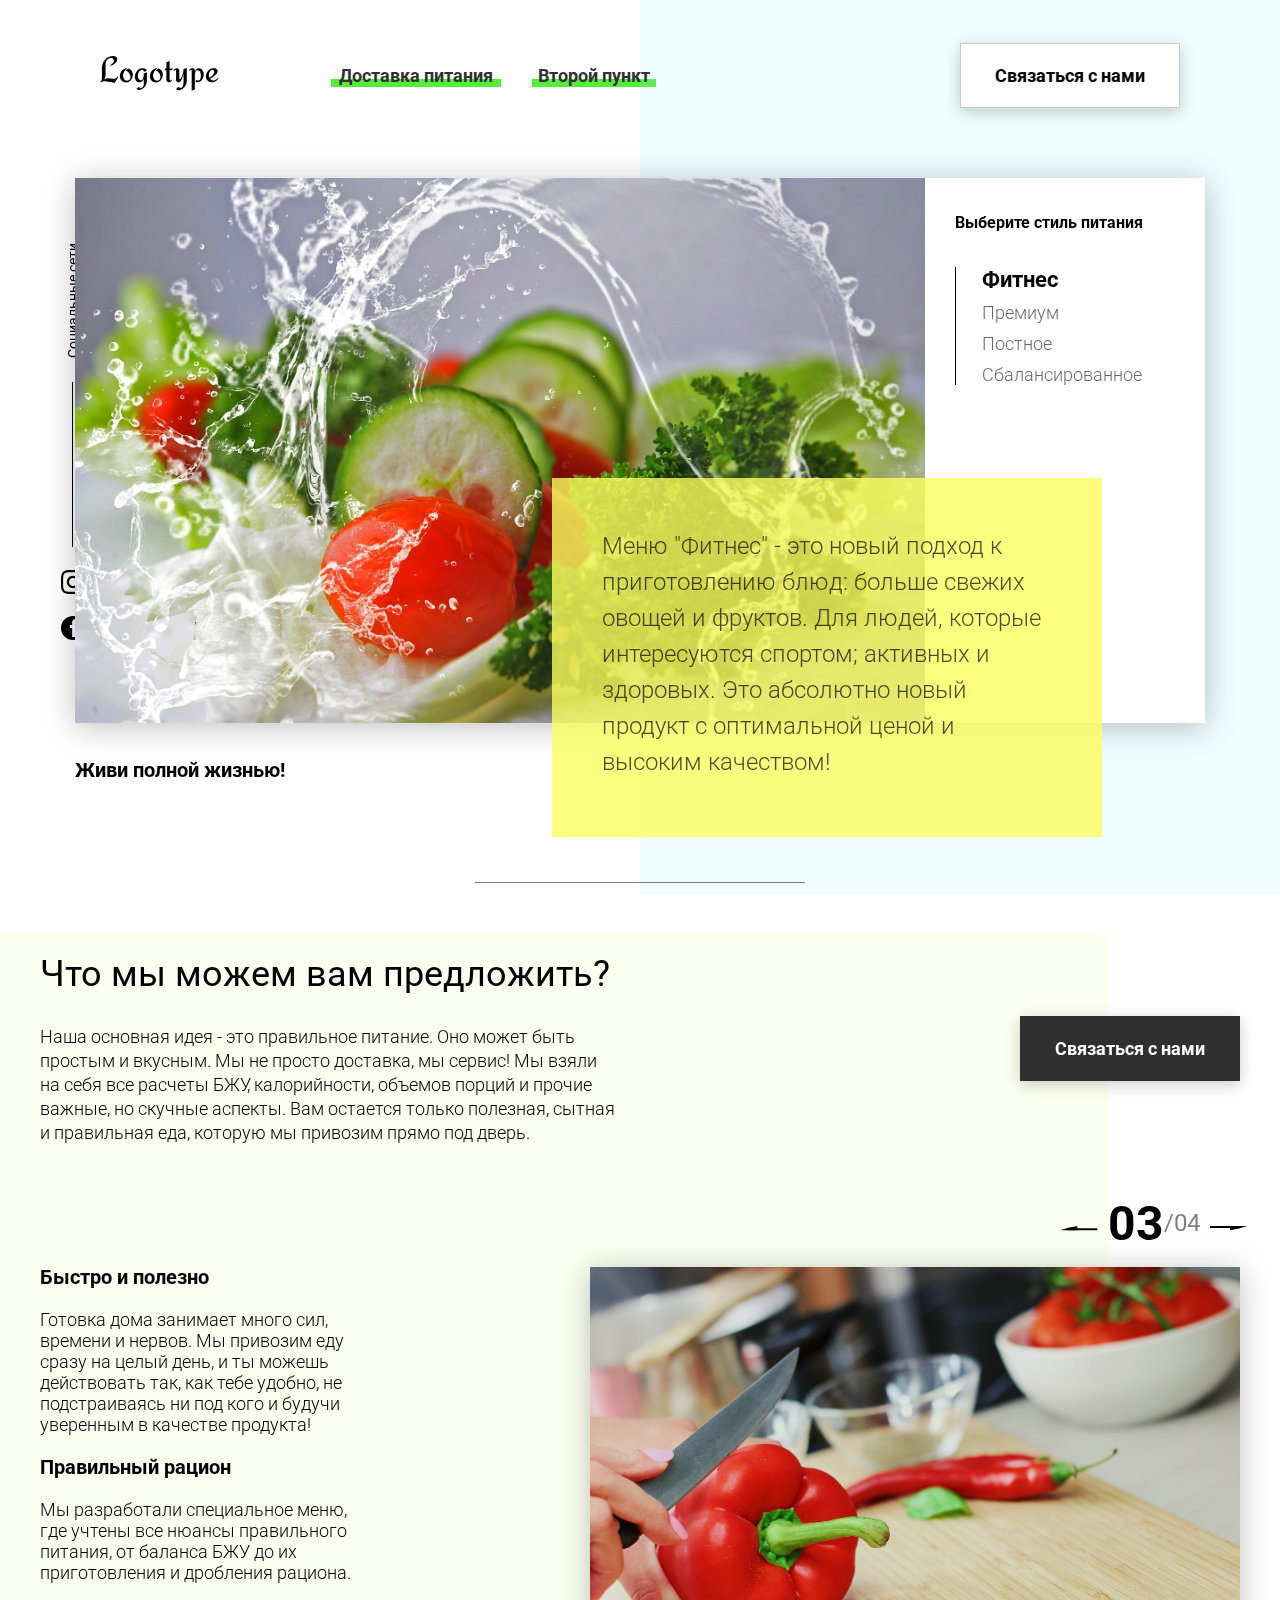
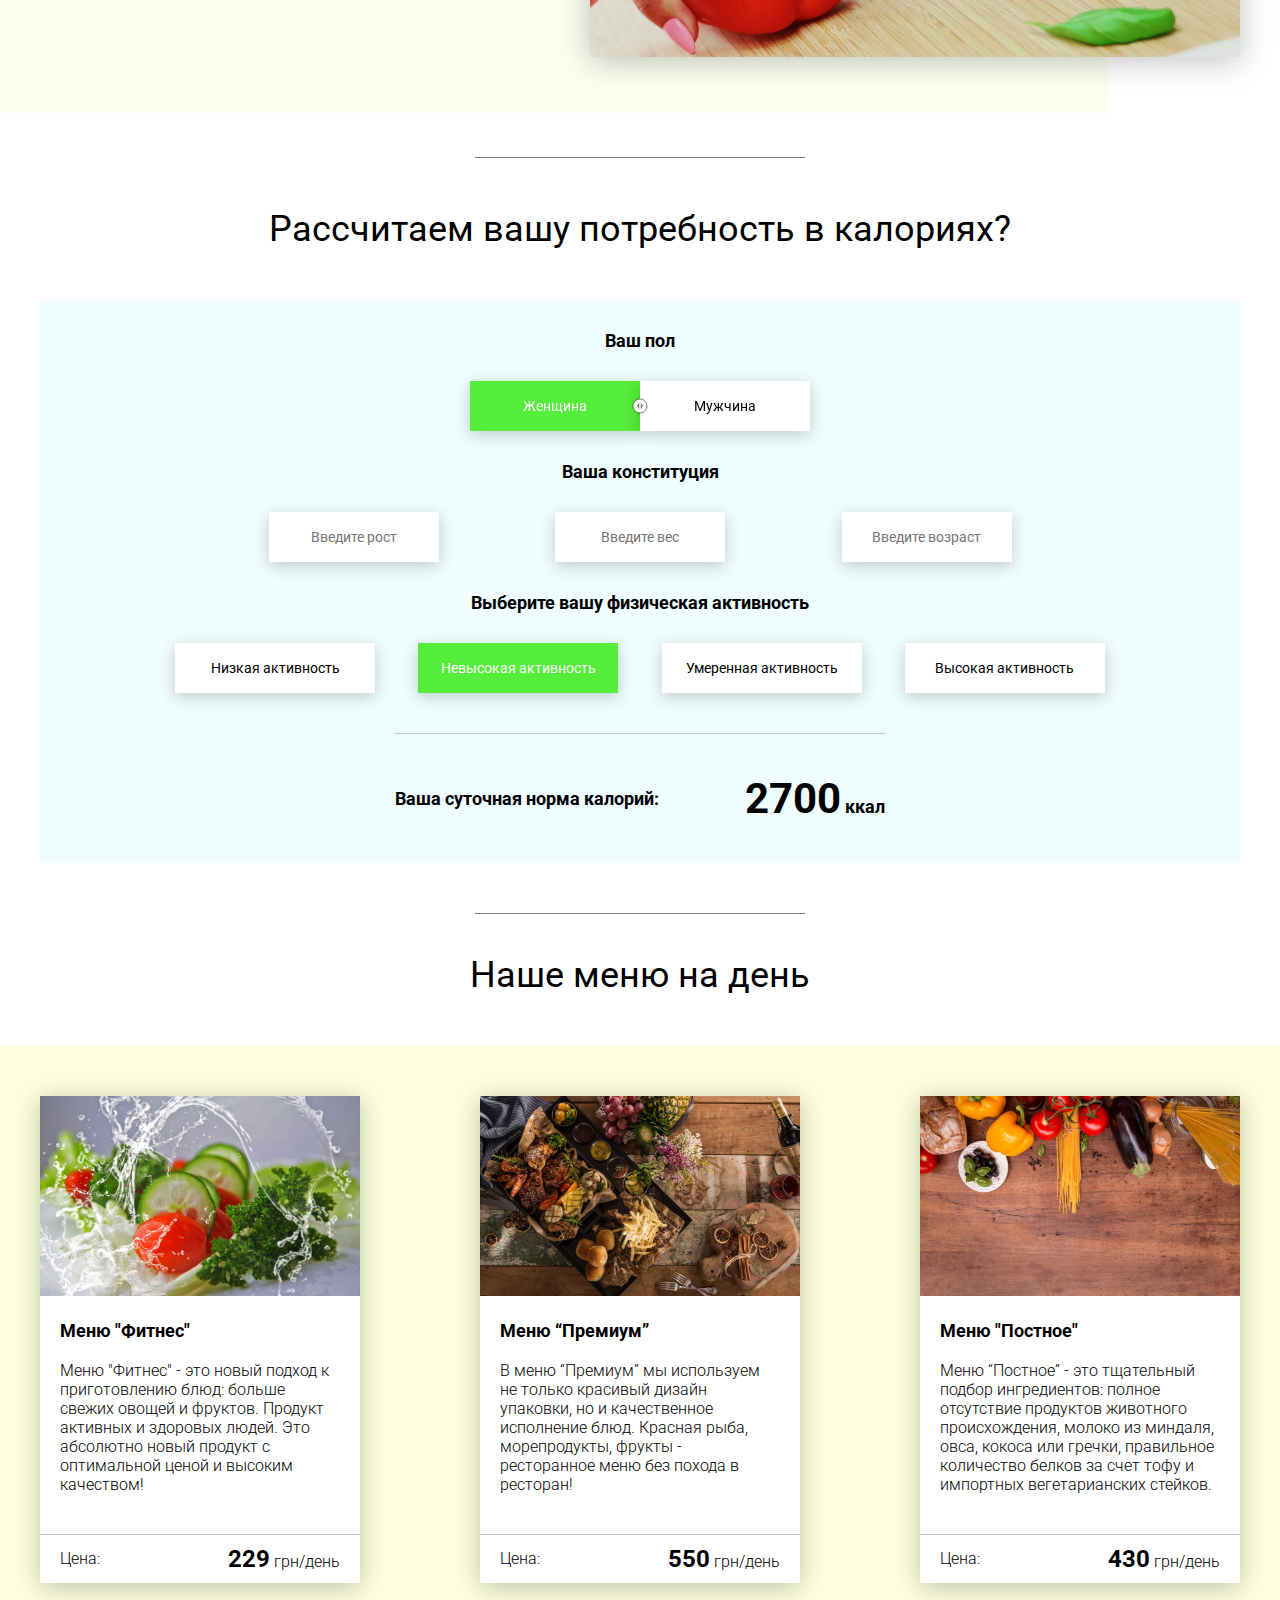
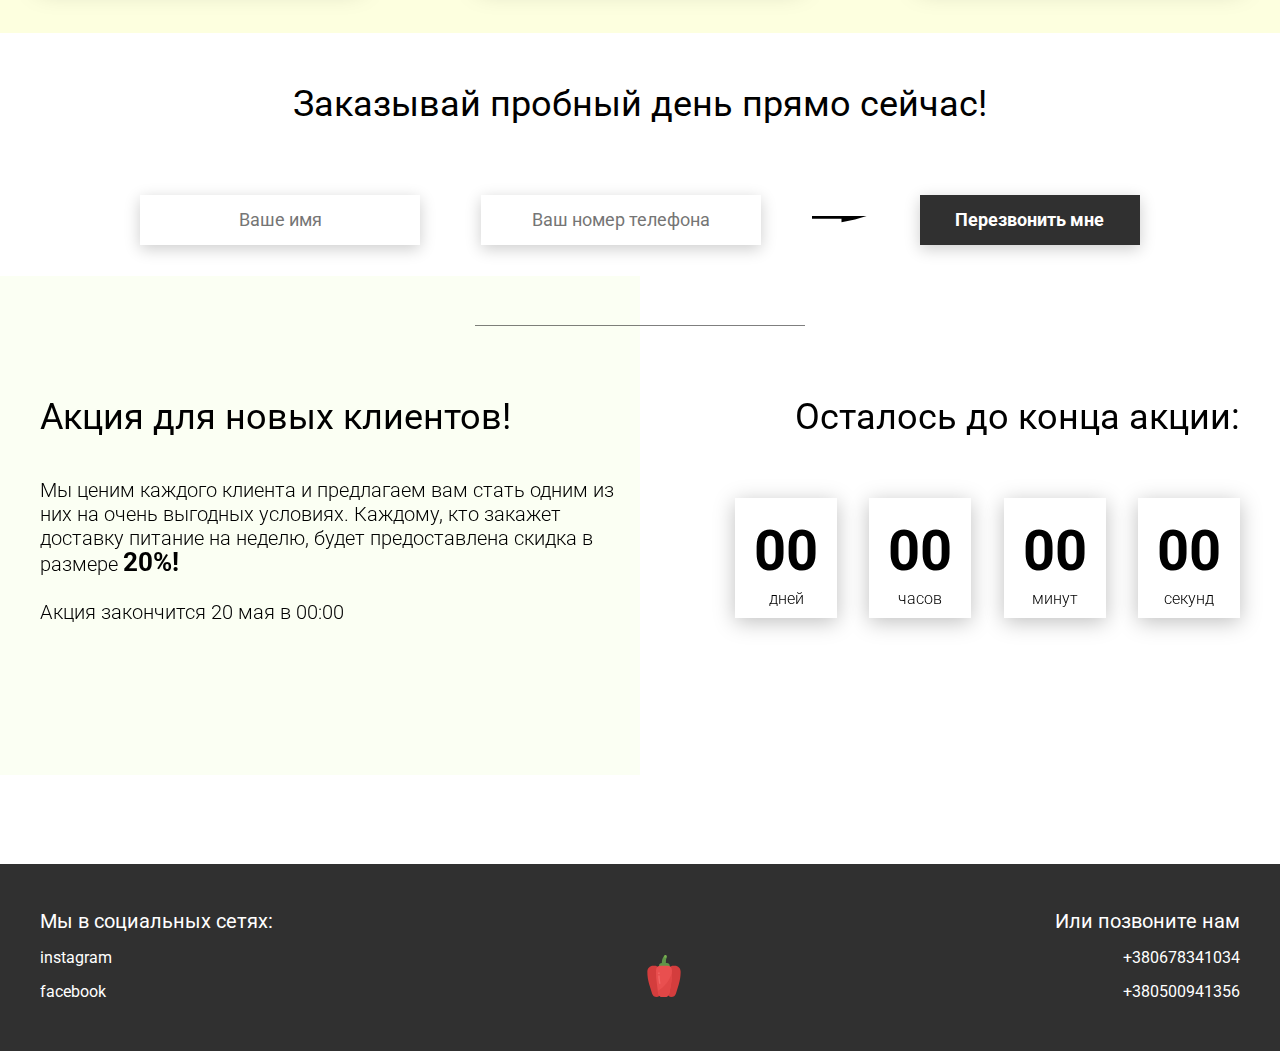
<file: food-main/index.html>
<!DOCTYPE html>
<html lang="en">
<head>
    <meta charset="UTF-8">
    <meta name="viewport" content="width=device-width, initial-scale=1.0">
    <title>Food</title>
    <link rel="stylesheet" href="css/style.css">
</head>
<body>
    <header class="header">
        <div class="header__left-block">
            <div class="header__logo">
                <img src="icons/logo.svg" alt="Логотип">
            </div>
            <nav class="header__links">
                <a href="#" class="header__link">Доставка питания</a>
                <a href="#" class="header__link">Второй пункт</a>
            </nav>
        </div>
        <div class="header__right-block">
            <button data-modal class="btn btn_white">Связаться с нами</button>
        </div>
    </header>
    <div class="sidepanel">
        <div class="sidepanel__text"><span>Социальные сети</span></div>
        <div class="sidepanel__divider"></div>
        <a href="#" class="sidepanel__icon">
            <img src="icons/instagram.svg" alt="instagram">
        </a>
        <a href="#" class="sidepanel__icon">
            <img src="icons/facebook.svg" alt="facebook">
        </a>
    </div>

    <div class="preview">
        <div class="bgc_blue"></div>
        <div class="container">
            <div class="tabcontainer">
                <div class="tabcontent">
                    <img src="img/tabs/vegy.jpg" alt="vegy">
                    <div class="tabcontent__descr">
                        Меню "Фитнес" - это новый подход к приготовлению блюд: больше свежих овощей и фруктов. Для людей, которые интересуются спортом; активных и здоровых. Это абсолютно новый продукт с оптимальной ценой и высоким качеством!
                    </div>
                </div>
                <div class="tabcontent">
                    <img src="img/tabs/elite.jpg" alt="elite">
                    <div class="tabcontent__descr">
                        Меню “Премиум” - мы используем не только красивый дизайн упаковки, но и качественное исполнение блюд. Красная рыба, морепродукты, фрукты - ресторанное меню без похода в ресторан!                                     
                    </div>
                </div>
                <div class="tabcontent">
                    <img src="img/tabs/post.jpg" alt="post">
                    <div class="tabcontent__descr">
                        Наше специальное “Постное меню” - это тщательный подбор ингредиентов: полное отсутствие продуктов животного происхождения. Полная гармония с собой и природой в каждом элементе! Все будет Ом!                                     
                    </div>
                </div>
                <div class="tabcontent">
                    <img src="img/tabs/vegy.jpg" alt="vegy">
                    <div class="tabcontent__descr">
                        Меню "Сбалансированное" - это соответствие вашего рациона всем научным рекомендациям. Мы тщательно просчитываем вашу потребность в к/б/ж/у и создаем лучшие блюда для вас.
                    </div>
                </div>
                <div class="tabheader">
                    <h3>Выберите стиль питания</h3>
                    <div class="tabheader__items">
                        <div class="tabheader__item tabheader__item_active">Фитнес</div>
                        <div class="tabheader__item">Премиум</div>
                        <div class="tabheader__item">Постное</div>
                        <div class="tabheader__item">Сбалансированное</div>
                    </div>
                </div>
            </div>
            <div class="preview__life">Живи полной жизнью!</div>
        </div>
    </div>

    <div class="divider"></div>

    <div class="offer">
        <div class="bgc_y"></div>
        <div class="container">
            <div class="offer__text">
                <h2 class="title">Что мы можем вам предложить?</h2>
                <div class="offer__descr">
                    Наша основная идея - это правильное питание. Оно может быть простым и вкусным. Мы не просто доставка, мы сервис! Мы взяли на себя все расчеты БЖУ, калорийности, объемов порций и прочие важные, но скучные аспекты. Вам остается только полезная, сытная и правильная еда, которую мы привозим прямо под дверь.
                </div>
            </div>
            <div class="offer__action">
                <button data-modal class="btn btn_dark">Связаться с нами</button>
            </div>
        </div>
        <div class="container">
            <div class="offer__advantages">
                <h2>Быстро и полезно</h2>
                <div class="offer__advantages-text">
                    Готовка дома занимает много сил, времени и нервов. Мы привозим еду сразу на целый день, и ты можешь действовать так, как тебе удобно, не подстраиваясь ни под кого и будучи уверенным в качестве продукта!
                </div>
                <h2>Правильный рацион</h2>
                <div class="offer__advantages-text">
                    Мы разработали специальное меню, где учтены все нюансы правильного питания, от баланса БЖУ до их приготовления и дробления рациона.
                </div>
            </div>
            <div class="offer__slider">
                <div class="offer__slider-counter">
                    <div class="offer__slider-prev">
                        <img src="icons/left.svg" alt="prev">
                    </div>
                    <span id="current">03</span>
                    /
                    <span id="total">04</span>
                    <div class="offer__slider-next">
                        <img src="icons/right.svg" alt="next">
                    </div>
                </div>
                <div class="offer__slider-wrapper">
                    <div class="offer__slide">
                        <img src="img/slider/pepper.jpg" alt="pepper">
                    </div>
                    <div class="offer__slide">
                        <img src="img/slider/food-12.jpg" alt="food">
                    </div>
                    <div class="offer__slide">
                        <img src="img/slider/olive-oil.jpg" alt="oil">
                    </div>
                    <div class="offer__slide">
                        <img src="img/slider/paprika.jpg" alt="paprika">
                    </div>
                </div>
            </div>
        </div>
    </div>

    <div class="divider"></div>

    <div class="calculating">
        <div class="container">
            <h2 class="title">Рассчитаем вашу потребность в калориях?
            </h2>
            <div class="calculating__field">
                <div class="calculating__subtitle">
                    Ваш пол
                </div>
                <div class="calculating__choose" id="gender">
                    <div class="calculating__choose-item calculating__choose-item_active">Женщина</div>
                    <div class="calculating__choose-item">Мужчина</div>
                </div>

                <div class="calculating__subtitle">
                    Ваша конституция
                </div>
                <div class="calculating__choose calculating__choose_medium">
                    <input type="text" id="height" placeholder="Введите рост" class="calculating__choose-item">
                    <input type="text" id="weight" placeholder="Введите вес"  class="calculating__choose-item">
                    <input type="text" id="age" placeholder="Введите возраст" class="calculating__choose-item">
                </div>

                <div class="calculating__subtitle">
                    Выберите вашу физическая активность
                </div>
                <div class="calculating__choose calculating__choose_big">
                    <div id="low" class="calculating__choose-item">Низкая активность </div>
                    <div id="small"  class="calculating__choose-item calculating__choose-item_active">Невысокая активность</div>
                    <div id="medium" class="calculating__choose-item">Умеренная активность</div>
                    <div id="high" class="calculating__choose-item">Высокая активность</div>
                </div>

                <div class="calculating__divider"></div>

                <div class="calculating__total">
                    <div class="calculating__subtitle">
                        Ваша суточная норма калорий:
                    </div>
                    <div class="calculating__result">
                        <span>2700</span> ккал
                    </div>
                </div>
            </div>
        </div>
    </div>

    <div class="divider"></div>

    <div class="menu">
        <h2 class="title">Наше меню на день</h2>

        <div class="menu__field">
            <div class="container">
                <div class="menu__item">
                    <img src="img/tabs/vegy.jpg" alt="vegy">
                    <h3 class="menu__item-subtitle">Меню "Фитнес"</h3>
                    <div class="menu__item-descr">Меню "Фитнес" - это новый подход к приготовлению блюд: больше свежих овощей и фруктов. Продукт активных и здоровых людей. Это абсолютно новый продукт с оптимальной ценой и высоким качеством!</div>
                    <div class="menu__item-divider"></div>
                    <div class="menu__item-price">
                        <div class="menu__item-cost">Цена:</div>
                        <div class="menu__item-total"><span>229</span> грн/день</div>
                    </div>
                </div>
                <div class="menu__item">
                    <img src="img/tabs/elite.jpg" alt="elite">
                    <h3 class="menu__item-subtitle">Меню “Премиум”</h3>
                    <div class="menu__item-descr">В меню “Премиум” мы используем не только красивый дизайн упаковки, но и качественное исполнение блюд. Красная рыба, морепродукты, фрукты - ресторанное меню без похода в ресторан!</div>
                    <div class="menu__item-divider"></div>
                    <div class="menu__item-price">
                        <div class="menu__item-cost">Цена:</div>
                        <div class="menu__item-total"><span>550</span> грн/день</div>
                    </div>
                </div>
                <div class="menu__item">
                    <img src="img/tabs/post.jpg" alt="post">
                    <h3 class="menu__item-subtitle">Меню "Постное"</h3>
                    <div class="menu__item-descr">Меню “Постное” - это тщательный подбор ингредиентов: полное отсутствие продуктов животного происхождения, молоко из миндаля, овса, кокоса или гречки, правильное количество белков за счет тофу и импортных вегетарианских стейков. </div>
                    <div class="menu__item-divider"></div>
                    <div class="menu__item-price">
                        <div class="menu__item-cost">Цена:</div>
                        <div class="menu__item-total"><span>430</span> грн/день</div>
                    </div>
                </div>
            </div>
        </div>
    </div>

    <div class="order">
        <div class="container">
            <div class="title">Заказывай пробный день прямо сейчас!</div>
            <form action="#" class="order__form">
                <input required placeholder="Ваше имя" name="name" type="text" class="order__input">
                <input required placeholder="Ваш номер телефона" name="phone" type="phone" class="order__input">
                <img src="icons/right.svg" alt="right">
                <button class="btn btn_dark btn_min">Перезвонить мне</button>
            </form>
        </div>
    </div>

    <div class="divider"></div>

    <div class="promotion">
        <div class="bgc_y"></div>
        <div class="container">
            <div class="promotion__text">
                <div class="title">Акция для новых клиентов!</div>
                <div class="promotion__descr">
                    Мы ценим каждого клиента и предлагаем вам стать одним из них на очень выгодных условиях. 
                    Каждому, кто закажет доставку питание на неделю, будет предоставлена скидка в размере <span>20%!</span>
                    <br><br>
                    Акция закончится 20 мая в 00:00
                </div>
            </div>
            <div class="promotion__timer">
                <div class="title">Осталось до конца акции:</div>
                <div class="timer">
                    <div class="timer__block">
                        <span id="days">00</span>
                        дней
                    </div>
                    <div class="timer__block">
                        <span id="hours">00</span>
                        часов
                    </div>
                    <div class="timer__block">
                        <span id="minutes">00</span>
                        минут
                    </div>
                    <div class="timer__block">
                        <span id="seconds">00</span>
                        секунд
                    </div>
                </div>
            </div>
        </div>
    </div>

    <footer class="footer">
        <div class="container">
            <div class="social">
                <div class="subtitle">Мы в социальных сетях:</div>
                <a href="#" class="link">instagram</a>
                <a href="#" class="link">facebook</a>
            </div>
            <div class="pepper">
                <img src="icons/veg.svg" alt="pepper">
            </div>
            <div class="call">
                <div class="subtitle">Или позвоните нам</div>
                <a href="#" class="link">+380678341034</a>
                <a href="#" class="link">+380500941356</a>
            </div>
        </div>
    </footer>

    <div class="modal">
        <div class="modal__dialog">
            <div class="modal__content">
                <form action="#">
                    <div data-close class="modal__close">&times;</div>
                    <div class="modal__title">Мы свяжемся с вами как можно быстрее!</div>
                    <input required placeholder="Ваше имя" name="name" type="text" class="modal__input">
                    <input required placeholder="Ваш номер телефона" name="phone" type="phone" class="modal__input">
                    <button class="btn btn_dark btn_min">Перезвонить мне</button>
                </form>
            </div>
        </div>
    </div>
    <script src="JS/script.js"></script>
</body>
</html>
</file>
<file: food-main/css/style.css>
@import url(https://fonts.googleapis.com/css?family=Roboto:300,400,700&display=swap&subset=cyrillic-ext);*{box-sizing:border-box;margin:0;padding:0;font-family:Roboto,sans-serif}a{text-decoration:none}.btn{width:220px;height:65px;display:flex;justify-content:center;align-items:center;background-color:#fff;font-size:18px;font-weight:700;border:1px solid rgba(0,0,0,.2);box-shadow:0 4px 15px rgba(0,0,0,.2);cursor:pointer;transition:.3s all;outline:0}.btn_white{background-color:#fff}.btn_dark{background-color:#303030;color:#fff;border:none}.btn_min{height:50px}.btn:hover{box-shadow:0 4px 30px rgba(0,0,0,.3)}.container{max-width:1200px;margin:0 auto}.divider{width:330px;height:1px;margin:0 auto;background-color:rgba(0,0,0,.5)}.title{font-size:36px;font-weight:400}.header{display:flex;justify-content:space-between;align-items:center;height:150px;padding:0 100px}.header__left-block{display:flex;justify-content:space-between;min-width:550px}.header__logo{max-width:170px}.header__logo img{width:100%}.header__links{display:flex;align-items:center}.header__link{position:relative;margin-right:45px;font-weight:700;font-size:18px;color:#303030}.header__link:after{content:'';position:absolute;display:block;width:110%;left:-5%;bottom:-1px;z-index:-1;height:8px;background:#54ed39}.header__link:last-child{margin-right:0}.sidepanel{position:fixed;left:60px;top:240px;height:400px;width:25px;display:flex;flex-direction:column;justify-content:space-between;align-items:center}.sidepanel__text{width:120px;height:120px;font-size:14px}.sidepanel__text span{display:flex;transform:rotate(-90deg) translateX(-50px)}.sidepanel__divider{width:1px;height:165px;background-color:#000}.sidepanel__icon{width:24px;height:24px}.sidepanel__icon img{width:100%}.preview{padding:28px 0 100px 0;position:relative}.preview__life{font-weight:700;font-size:20px;margin-left:35px;margin-top:35px}.bgc_blue{position:absolute;right:0;top:-155px;width:50vw;height:900px;background:rgba(146,242,255,.15);z-index:-1}.tabcontainer{display:flex;width:1130px;margin:0 auto;box-shadow:0 4px 30px rgba(0,0,0,.25)}.tabcontent{width:850px;position:relative}.tabcontent img{width:100%;height:100%;object-fit:cover}.tabcontent__descr{position:absolute;top:300px;right:-177px;width:550px;height:359px;background:rgba(251,254,93,.8);padding:50px;font-size:24px;font-weight:300;line-height:36px;color:rgba(0,0,0,.7)}.tabheader{width:280px;padding:35px 30px;background-color:#fff}.tabheader h3{font-weight:700;font-size:16px}.tabheader__items{margin-top:35px;padding-left:26px;border-left:1px solid #000}.tabheader__item{font-weight:700;font-size:18px;font-weight:300;margin-top:10px;color:rgba(0,0,0,.6);cursor:pointer;transition:.3s all}.tabheader__item_active{color:#000;font-size:22px;font-weight:700}.offer{padding:70px 0 100px 0;position:relative}.offer .container{display:flex;justify-content:space-between}.offer .bgc_y{position:absolute;width:1109px;height:780px;background:rgba(243,255,222,.45);z-index:-1;top:50px}.offer__text{width:580px}.offer__descr{font-size:18px;margin-top:30px;font-weight:300;line-height:24px}.offer__action{display:flex;align-items:center;justify-content:flex-end}.offer__advantages{width:330px;margin-top:50px}.offer__advantages h2{font-weight:700;font-size:20px;margin-top:20px}.offer__advantages h2:first-child{margin-top:70px}.offer__advantages-text{margin-top:20px;font-size:18px;font-weight:300;line-height:21px}.offer__slider{width:650px;margin-top:50px;display:flex;flex-direction:column;align-items:flex-end}.offer__slider-counter{display:flex;width:180px;align-items:center;font-size:24px;color:rgba(0,0,0,.5)}.offer__slider-wrapper{width:100%;margin-top:15px;box-shadow:0 4px 30px rgba(0,0,0,.25)}.offer__slider-prev{margin-right:10px;cursor:pointer}.offer__slider-next{margin-left:10px;cursor:pointer}.offer__slider #current{font-size:48px;font-weight:700;color:#000}.offer__slide{width:100%;height:390px}.offer__slide img{width:100%;height:100%;object-fit:cover}.calculating{padding:50px 0}.calculating .title{text-align:center}.calculating__field{width:100%;margin-top:50px;background:rgba(146,242,255,.15);padding:30px 0 40px 0}.calculating__subtitle{text-align:center;font-size:18px;font-weight:700;margin-top:30px}.calculating__subtitle:first-child{margin-top:0}.calculating #gender:after{content:'';position:absolute;top:50%;transform:translateY(-50%);display:block;width:16px;height:16px;background:url(../icons/switch.svg) center center/cover no-repeat}.calculating__choose{position:relative;display:flex;margin-top:30px;justify-content:center}.calculating__choose-item{display:flex;align-items:center;justify-content:center;width:170px;height:50px;padding:0 10px;background:#fff;box-shadow:0 4px 15px rgba(0,0,0,.2);border:none;text-align:center;font-size:14px;cursor:pointer;outline:0;transition:.3s all}.calculating__choose-item_active{color:#fff;background-color:#54ed39}.calculating__choose_medium{width:743px;justify-content:space-between;margin:30px auto 0 auto}.calculating__choose_big{width:930px;justify-content:space-between;margin:30px auto 0 auto}.calculating__choose_big .calculating__choose-item{width:200px}.calculating__divider{width:490px;height:1px;margin:40px auto;background-color:rgba(0,0,0,.2)}.calculating__total{width:490px;margin:0 auto;display:flex;justify-content:space-between;align-items:center}.calculating__result{font-size:18px;font-weight:700}.calculating__result span{font-size:42px}.menu{padding:40px 0 50px 0}.menu .container{display:flex;justify-content:space-between;align-items:flex-start}.menu .title{text-align:center}.menu__field{margin-top:50px;padding:50px 0;width:100%;background:rgba(249,254,126,.25)}.menu__item{width:320px;min-height:450px;background:#fff;box-shadow:0 4px 25px rgba(0,0,0,.25);font-size:16px;font-weight:300}.menu__item img{width:100%;height:200px;object-fit:cover}.menu__item-subtitle{font-weight:700;font-size:18px;padding:0 20px;margin-top:20px}.menu__item-descr{margin-top:20px;padding:0 20px}.menu__item-divider{width:100%;height:1px;background-color:rgba(0,0,0,.25);margin-top:40px}.menu__item-price{display:flex;justify-content:space-between;align-items:center;padding:10px 20px}.menu__item-price span{font-size:24px;font-weight:700}.order{padding-bottom:80px}.order .title{text-align:center}.order__form{margin-top:70px;padding:0 100px;display:flex;justify-content:space-between;align-items:center}.order__form img{transform:scale(1.5)}.order__input{width:280px;height:50px;background:#fff;box-shadow:0 4px 15px rgba(0,0,0,.2);border:none;font-size:18px;text-align:center;padding:0 20px;outline:0}.promotion{padding:70px 0 240px 0;position:relative}.promotion .container{display:flex}.promotion .bgc_y{position:absolute;width:50%;height:499px;background:rgba(243,255,222,.35);z-index:-1;top:-50px;left:0}.promotion__text{width:50%}.promotion__descr{margin-top:40px;font-size:20px;line-height:24px;font-weight:300}.promotion__descr span{font-weight:700;font-size:26px}.promotion__timer{width:50%}.promotion__timer .title{text-align:right}.promotion__timer .timer{margin-top:60px;padding-left:95px;display:flex;justify-content:space-between;align-items:center}.promotion__timer .timer__block{width:102px;height:120px;background:#fff;box-shadow:0 4px 20px rgba(0,0,0,.25);font-size:16px;font-weight:300;text-align:center}.promotion__timer .timer__block span{display:block;margin-top:20px;margin-bottom:5px;font-size:56px;font-weight:700}.footer{min-height:180px;background-color:#303030;padding:45px 0 50px 0;color:#fff}.footer .container{height:100%;display:flex;justify-content:space-between;align-items:flex-end}.footer .subtitle{font-size:20px}.footer .link{display:block;margin-top:15px;font-size:16px;color:#fff}.footer .call{text-align:right}.modal{position:fixed;top:0;left:0;z-index:1050;display:none;width:100%;height:100%;overflow:hidden;background-color:rgba(0,0,0,.5)}.modal__dialog{max-width:500px;margin:40px auto}.modal__content{position:relative;width:100%;padding:40px;background-color:#fff;border:1px solid rgba(0,0,0,.2);border-radius:4px;max-height:80vh;overflow-y:auto}.modal__close{position:absolute;top:8px;right:14px;font-size:30px;color:#000;opacity:.5;font-weight:700;border:none;background-color:transparent;cursor:pointer}.modal__title{text-align:center;font-size:22px;text-transform:uppercase}.modal__input{display:block;margin:20px auto 20px auto;width:280px;height:50px;background:#fff;box-shadow:0 4px 15px rgba(0,0,0,.2);border:none;font-size:18px;text-align:center;padding:0 20px;outline:0}.modal .btn{display:block;width:280px;margin:0 auto}

.show {
    display: block;
}

.hidden {
    display: none;
}
</file>
